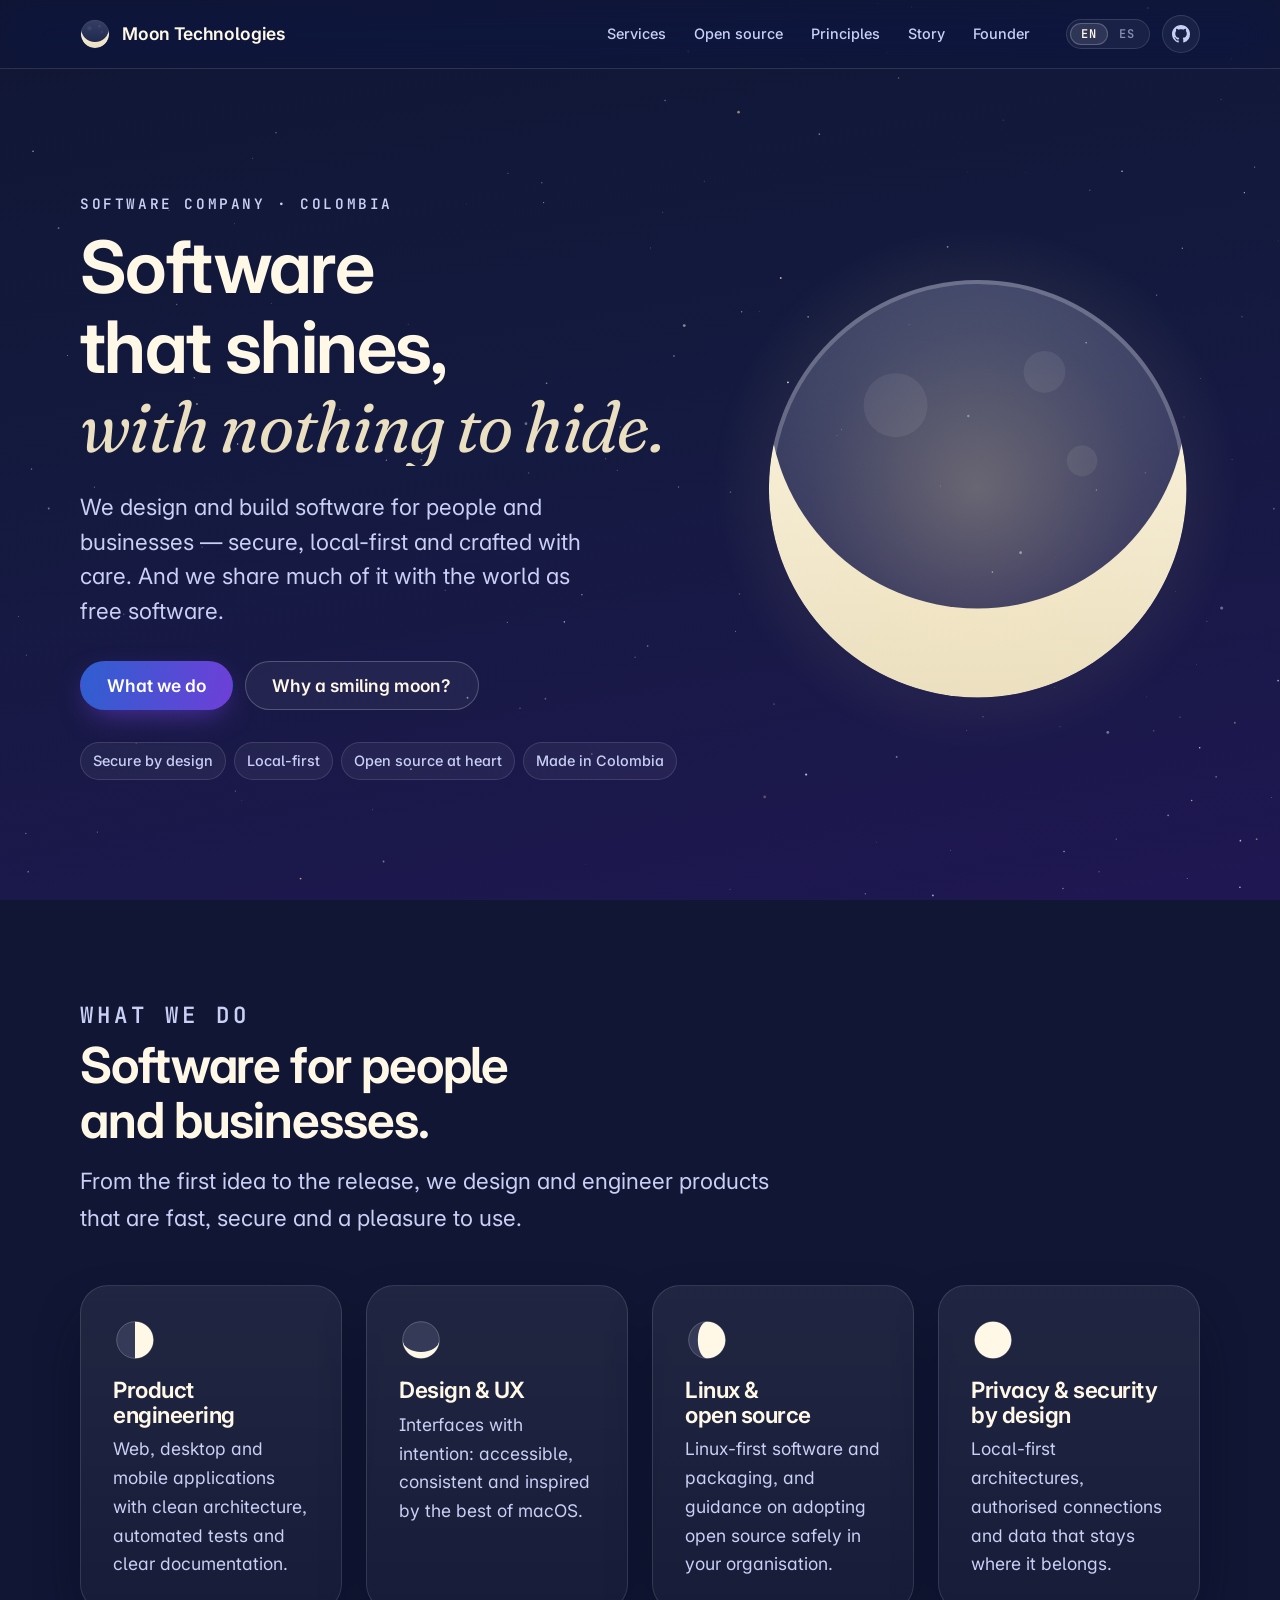
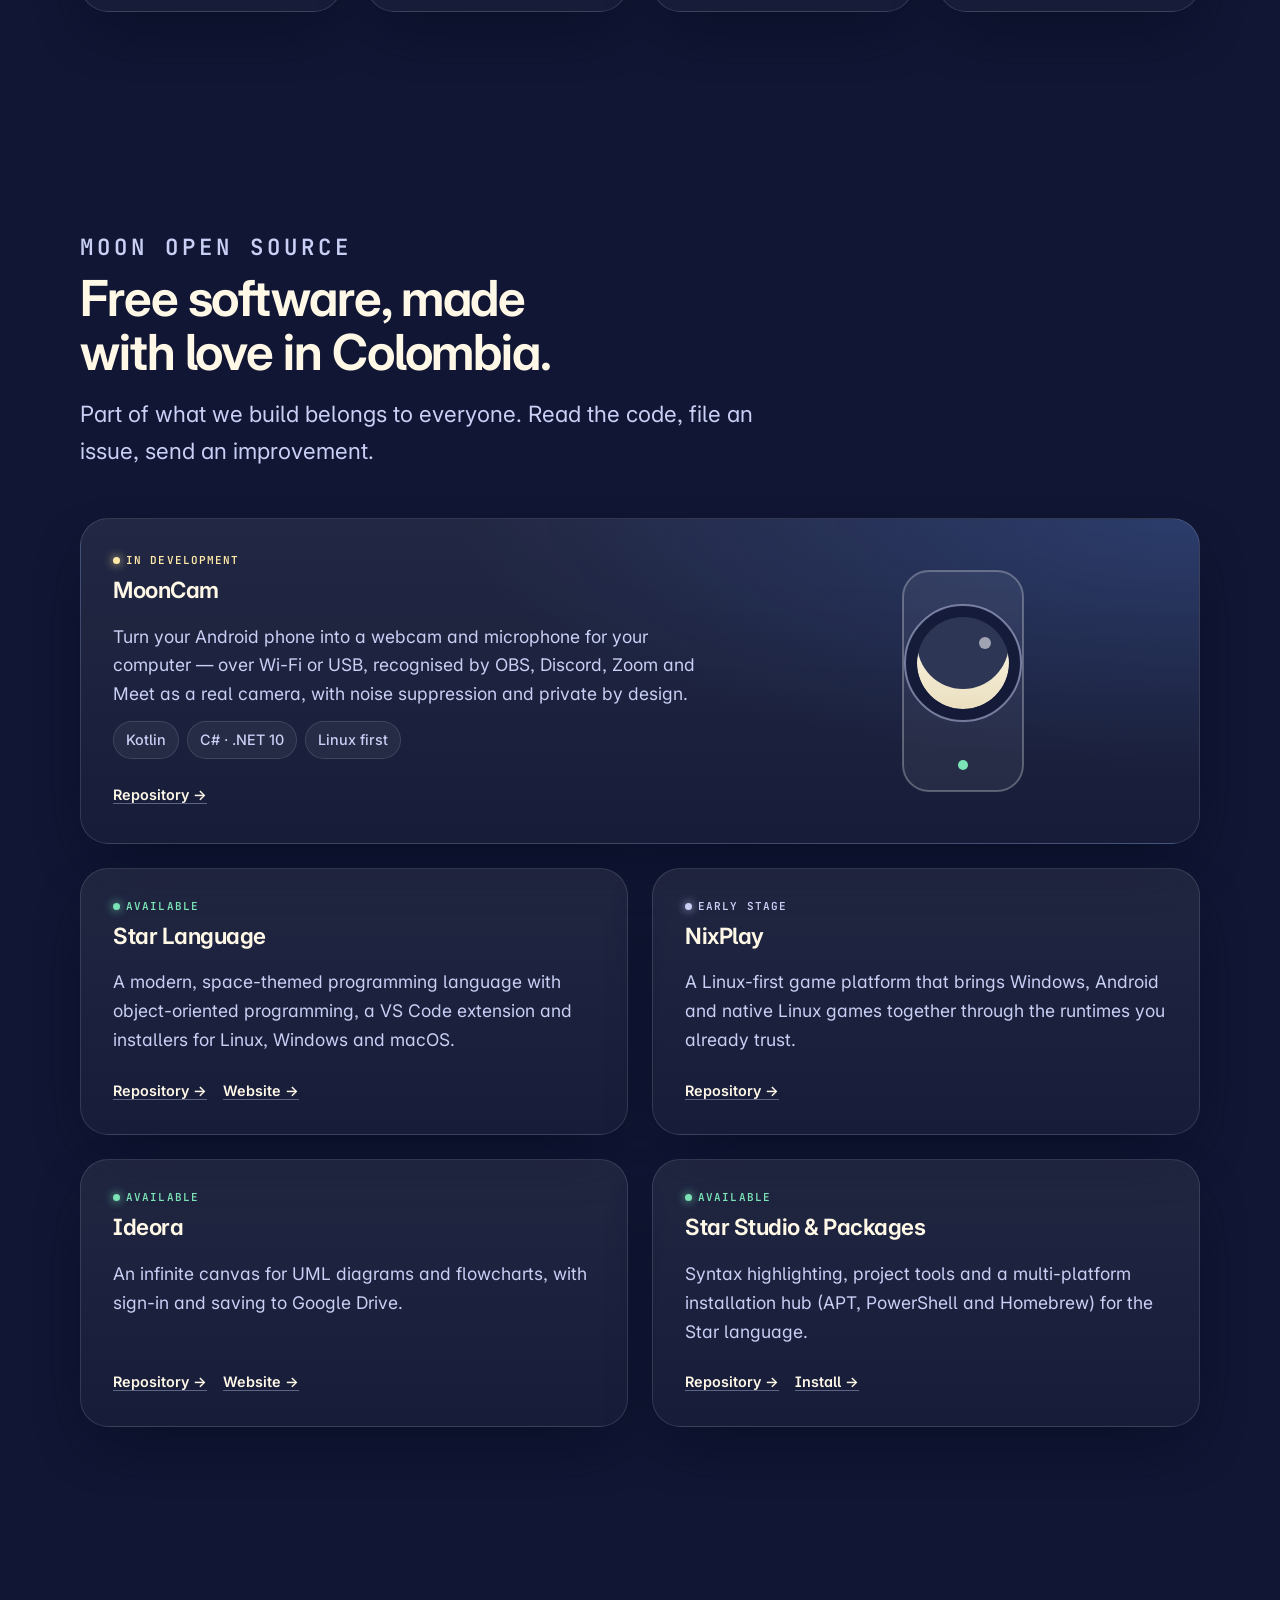
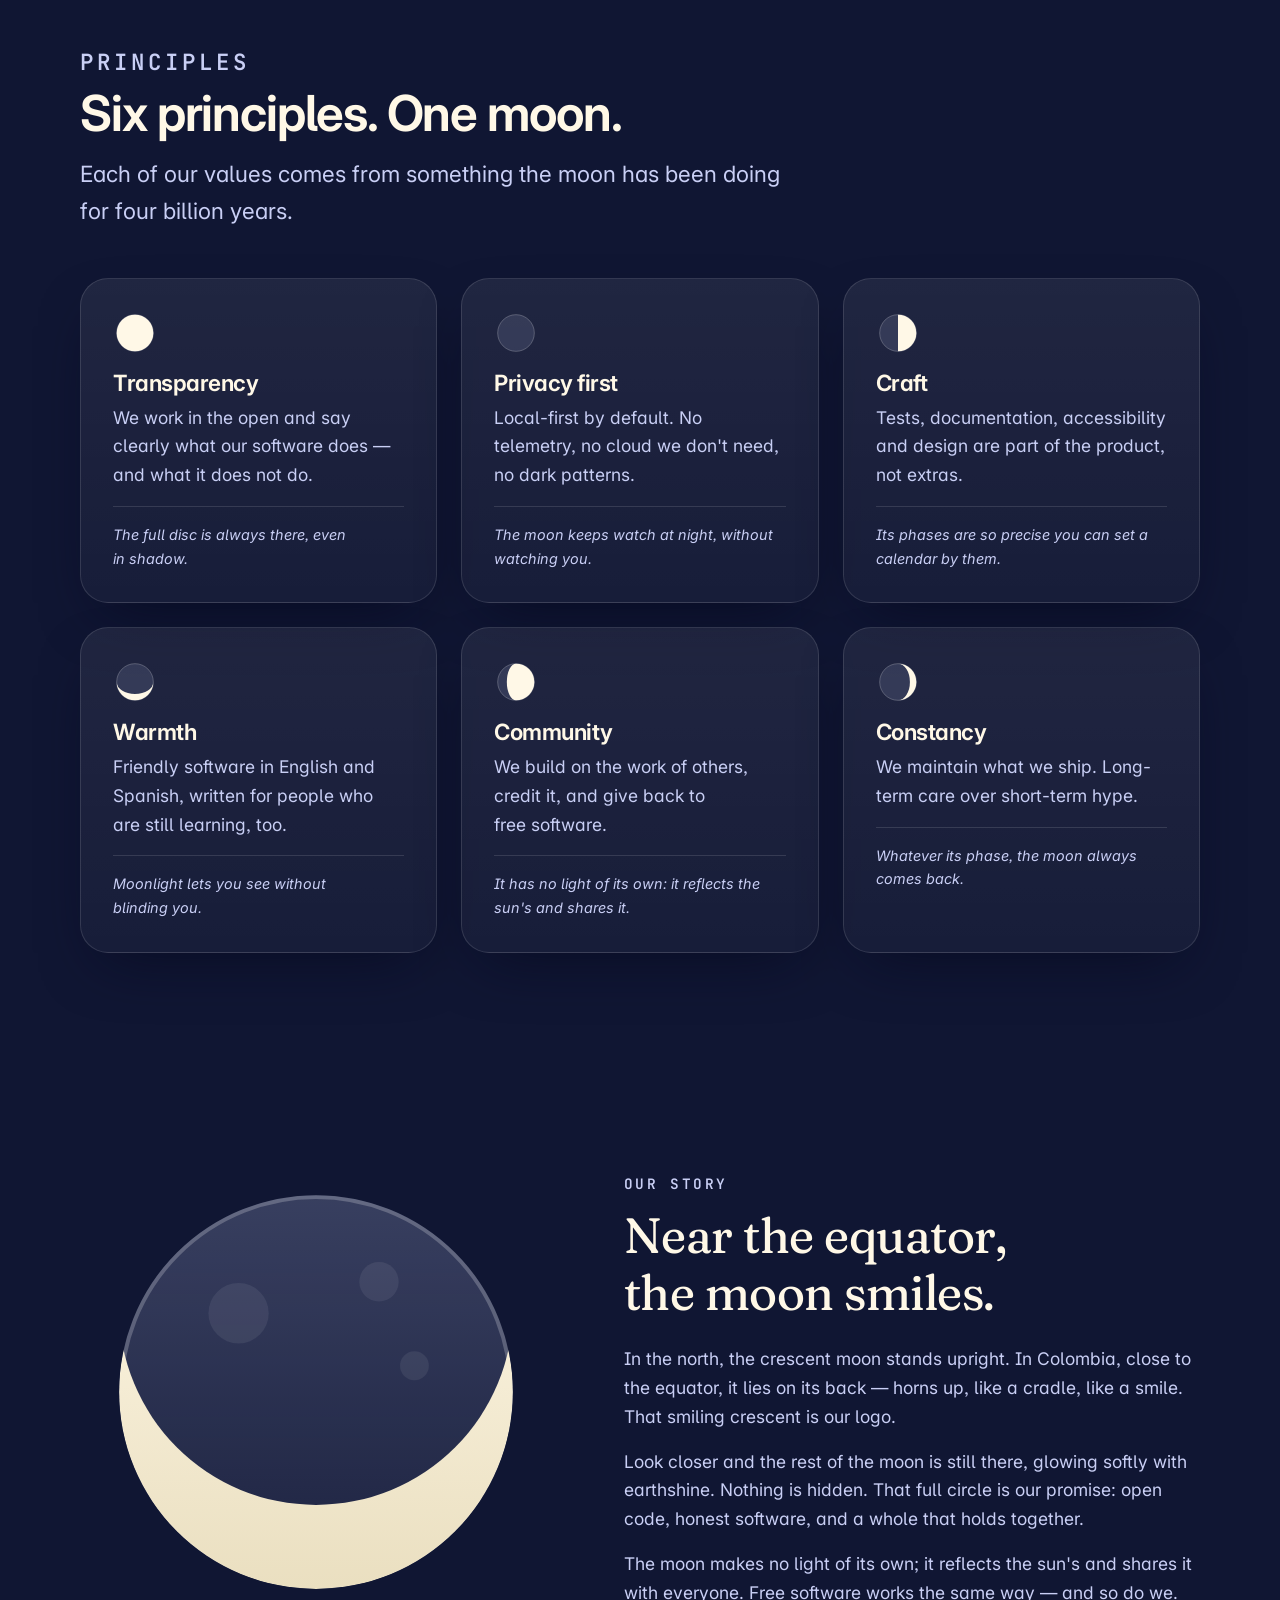
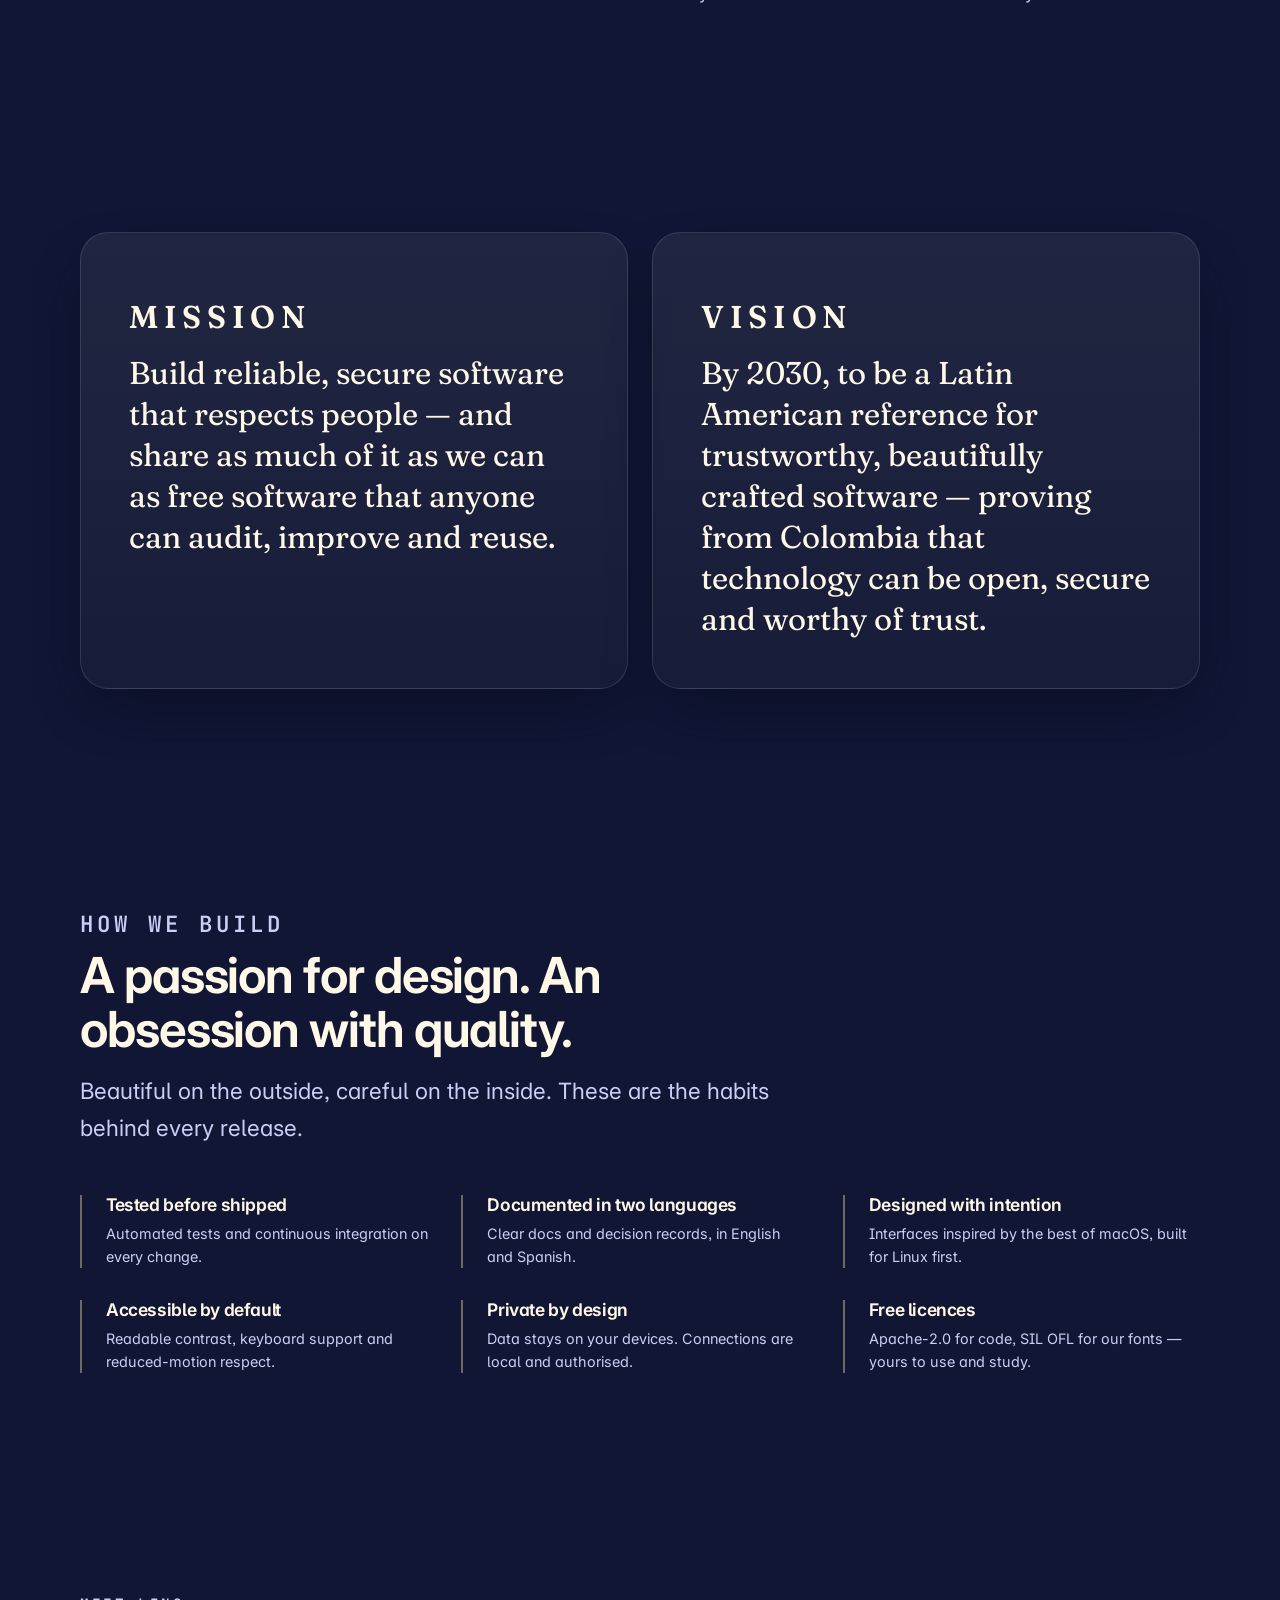
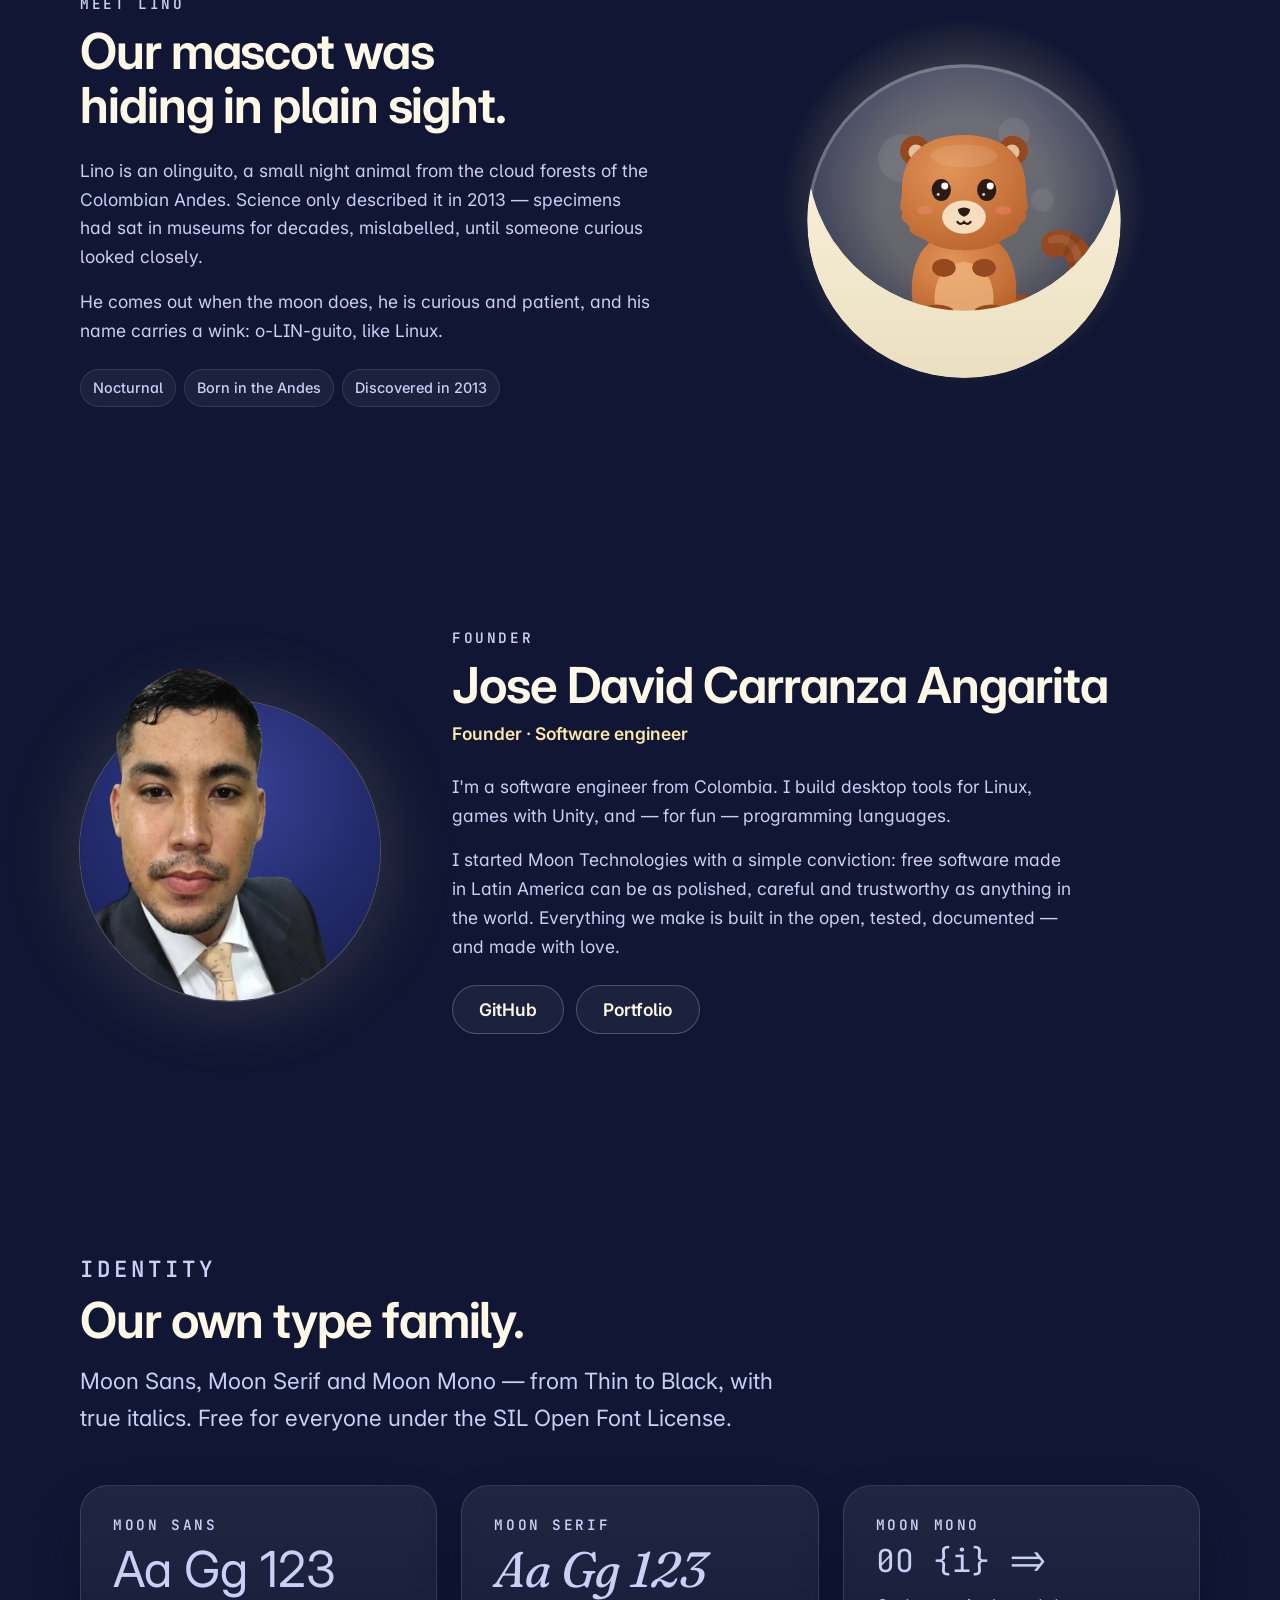
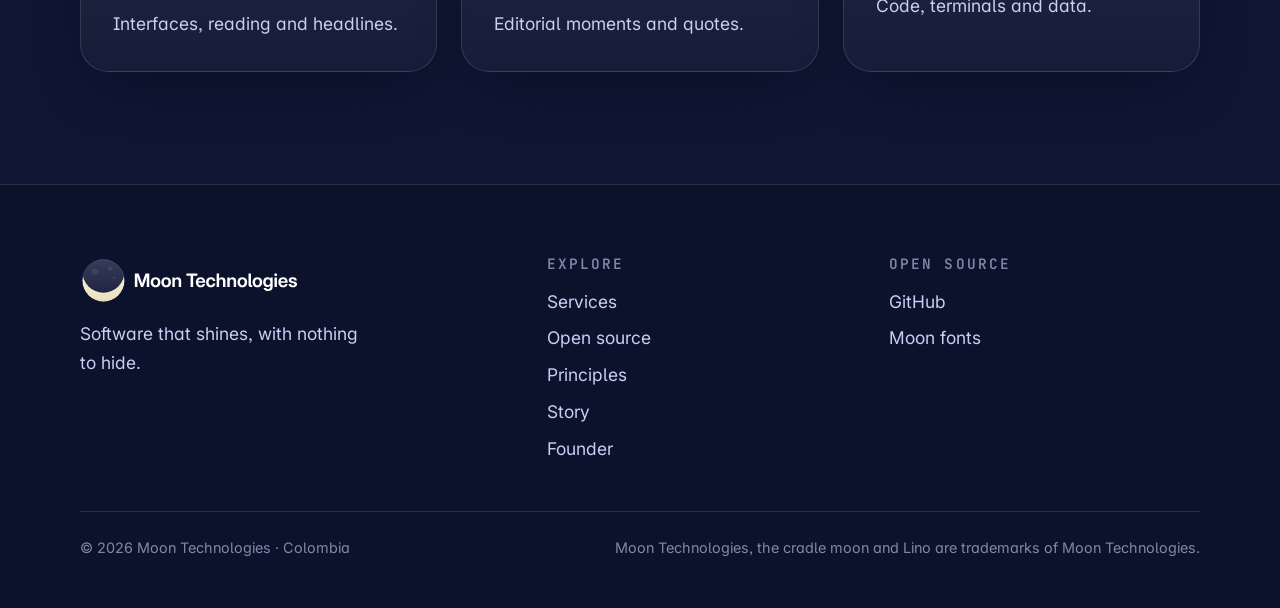
<file: index.html>
<!doctype html>
<html lang="en">
<head>
  <meta charset="utf-8">
  <meta name="viewport" content="width=device-width, initial-scale=1, viewport-fit=cover">
  <title data-i18n="meta.title">Moon Technologies — Software that shines, with nothing to hide</title>
  <meta name="description" data-i18n-attr="content:meta.description" content="Moon Technologies is a Colombian software company. We design and build secure, local-first, beautifully crafted software for people and businesses — and share much of it as free software.">
  <meta name="theme-color" content="#101633">
  <link rel="canonical" href="https://moon-technologiesco.github.io/">
  <link rel="icon" type="image/svg+xml" href="assets/img/mark.svg">
  <link rel="icon" type="image/png" sizes="32x32" href="assets/img/favicon-32.png">
  <link rel="apple-touch-icon" href="assets/img/favicon-180.png">
  <link rel="preload" href="assets/fonts/MoonSans-Variable.woff2" as="font" type="font/woff2" crossorigin>
  <meta property="og:type" content="website">
  <meta property="og:site_name" content="Moon Technologies">
  <meta property="og:title" content="Moon Technologies">
  <meta property="og:description" data-i18n-attr="content:meta.og" content="Software that shines, with nothing to hide.">
  <meta property="og:image" content="https://moon-technologiesco.github.io/assets/img/og-banner.png">
  <meta name="twitter:card" content="summary_large_image">
  <script>document.documentElement.classList.add("js")</script>
  <link rel="stylesheet" href="assets/css/tokens.css">
  <link rel="stylesheet" href="assets/css/base.css">
  <link rel="stylesheet" href="assets/css/components.css">
  <link rel="stylesheet" href="assets/css/sections.css">
  <link rel="stylesheet" href="assets/css/motion.css">
  <script type="module" src="assets/js/main.js"></script>
  <script type="application/ld+json">
  {
    "@context": "https://schema.org",
    "@type": "Organization",
    "name": "Moon Technologies",
    "url": "https://moon-technologiesco.github.io/",
    "logo": "https://moon-technologiesco.github.io/assets/img/favicon-512.png",
    "slogan": "Software that shines, with nothing to hide.",
    "foundingLocation": { "@type": "Place", "name": "Colombia" },
    "founder": { "@type": "Person", "name": "Jose David Carranza Angarita" },
    "sameAs": ["https://github.com/Moon-TechnologiesCO"]
  }
  </script>
</head>
<body>
  <a class="skip-link" href="#main" data-i18n="nav.skip">Skip to content</a>
  <canvas class="starfield" aria-hidden="true"></canvas>

  <header class="nav" data-open="false">
    <div class="nav__progress" aria-hidden="true"></div>
    <div class="container nav__inner">
      <a class="nav__brand" href="#top" aria-label="Moon Technologies — home">
        <img src="assets/img/symbol.svg" alt="" width="30" height="30">
        <span>Moon Technologies</span>
      </a>
      <ul class="nav__links" id="nav-links">
        <li><a href="#services" data-i18n="nav.services">Services</a></li>
        <li><a href="#work" data-i18n="nav.work">Open source</a></li>
        <li><a href="#principles" data-i18n="nav.principles">Principles</a></li>
        <li><a href="#story" data-i18n="nav.story">Story</a></li>
        <li><a href="#founder" data-i18n="nav.founder">Founder</a></li>
      </ul>
      <div class="nav__actions">
        <div class="lang-toggle" role="group" aria-label="Language / Idioma" data-lang="en">
          <button type="button" data-lang="en" aria-pressed="true" lang="en">EN</button>
          <button type="button" data-lang="es" aria-pressed="false" lang="es">ES</button>
        </div>
        <a class="icon-btn" href="https://github.com/Moon-TechnologiesCO" aria-label="GitHub">
          <svg viewBox="0 0 16 16" fill="currentColor" aria-hidden="true"><path d="M8 0C3.58 0 0 3.58 0 8c0 3.54 2.29 6.53 5.47 7.59.4.07.55-.17.55-.38 0-.19-.01-.82-.01-1.49-2.01.37-2.53-.49-2.69-.94-.09-.23-.48-.94-.82-1.13-.28-.15-.68-.52-.01-.53.63-.01 1.08.58 1.23.82.72 1.21 1.87.87 2.33.66.07-.52.28-.87.51-1.07-1.78-.2-3.64-.89-3.64-3.95 0-.87.31-1.59.82-2.15-.08-.2-.36-1.02.08-2.12 0 0 .67-.21 2.2.82.64-.18 1.32-.27 2-.27.68 0 1.36.09 2 .27 1.53-1.04 2.2-.82 2.2-.82.44 1.1.16 1.92.08 2.12.51.56.82 1.27.82 2.15 0 3.07-1.87 3.75-3.65 3.95.29.25.54.73.54 1.48 0 1.07-.01 1.93-.01 2.2 0 .21.15.46.55.38A8.013 8.013 0 0016 8c0-4.42-3.58-8-8-8z"/></svg>
        </a>
        <button class="icon-btn nav__menu" type="button" aria-controls="nav-links" aria-expanded="false" data-i18n-attr="aria-label:nav.menu" aria-label="Menu">
          <svg viewBox="0 0 24 24" fill="none" stroke="currentColor" stroke-width="2" stroke-linecap="round" aria-hidden="true"><path d="M4 7h16M4 12h16M4 17h16"/></svg>
        </button>
      </div>
    </div>
  </header>

  <main id="main">
    <!-- Hero -->
    <section class="hero" id="top">
      <div class="container hero__grid">
        <div>
          <p class="eyebrow" data-i18n="hero.eyebrow">Software company · Colombia</p>
          <h1 class="hero__title">
            <span data-i18n="hero.title1">Software that shines,</span>
            <span class="serif" data-i18n="hero.title2">with nothing to hide.</span>
          </h1>
          <p class="lead" data-i18n="hero.lead">We design and build software for people and businesses — secure, local-first and crafted with care. And we share much of it with the world as free software.</p>
          <div class="hero__actions">
            <a class="btn btn--primary" href="#services" data-i18n="hero.cta.services">What we do</a>
            <a class="btn btn--ghost" href="#story" data-i18n="hero.cta.story">Why a smiling moon?</a>
          </div>
          <ul class="chips">
            <li class="chip"><span data-i18n="hero.chip.secure">Secure by design</span></li>
            <li class="chip"><span data-i18n="hero.chip.local">Local-first</span></li>
            <li class="chip"><span data-i18n="hero.chip.open">Open source at heart</span></li>
            <li class="chip"><span data-i18n="hero.chip.colombia">Made in Colombia</span></li>
          </ul>
        </div>
        <div class="hero__moon" data-parallax>
          <svg class="hero-moon" viewBox="-320 -320 640 640" role="img" data-i18n-attr="aria-label:img.moon" aria-label="The Moon Technologies cradle moon: a crescent lying on its back like a smile, with the full disc softly visible.">
            <defs>
              <linearGradient id="hm-light" x1="0" y1="0" x2="0" y2="1"><stop offset="0" stop-color="#FFF8E7"/><stop offset="1" stop-color="#EADFC0"/></linearGradient>
              <linearGradient id="hm-shine" x1="0" y1="0" x2="0" y2="1"><stop offset="0" stop-color="#C8D2FF" stop-opacity="0.22"/><stop offset="1" stop-color="#C8D2FF" stop-opacity="0.07"/></linearGradient>
              <clipPath id="hm-disc"><circle r="300"/></clipPath>
              <mask id="hm-smile"><circle r="300" fill="#fff"/><circle class="hero-moon__shadow" cy="-128" r="300" fill="#000"/></mask>
            </defs>
            <circle r="300" fill="url(#hm-shine)"/>
            <g clip-path="url(#hm-disc)" fill="#fff" fill-opacity="0.07">
              <circle cx="-118" cy="-120" r="46"/><circle cx="96" cy="-168" r="30"/><circle cx="150" cy="-40" r="22"/>
            </g>
            <circle r="297" fill="none" stroke="#fff" stroke-opacity="0.22" stroke-width="6"/>
            <circle class="hero-moon__light" r="300" fill="url(#hm-light)" mask="url(#hm-smile)"/>
          </svg>
        </div>
      </div>
    </section>

    <!-- Services -->
    <section id="services">
      <div class="container">
        <header class="section-head reveal">
          <p class="eyebrow" data-i18n="services.eyebrow">What we do</p>
          <h2 data-i18n="services.title">Software for people and businesses.</h2>
          <p data-i18n="services.lead">From the first idea to the release, we design and engineer products that are fast, secure and a pleasure to use.</p>
        </header>
        <div class="services__grid">
          <article class="card reveal">
            <svg class="phase" viewBox="0 0 48 48" aria-hidden="true"><circle class="disc" cx="24" cy="24" r="20"/><path class="lit" d="M24 4a20 20 0 0 1 0 40z"/></svg>
            <h3 data-i18n="services.product.t">Product engineering</h3>
            <p data-i18n="services.product.d">Web, desktop and mobile applications with clean architecture, automated tests and clear documentation.</p>
          </article>
          <article class="card reveal">
            <svg class="phase" viewBox="0 0 48 48" aria-hidden="true"><circle class="disc" cx="24" cy="24" r="20"/><path class="lit" d="M4 24a20 20 0 0 0 40 0a20 13 0 0 1-40 0z"/></svg>
            <h3 data-i18n="services.design.t">Design &amp; UX</h3>
            <p data-i18n="services.design.d">Interfaces with intention: accessible, consistent and inspired by the best of macOS.</p>
          </article>
          <article class="card reveal">
            <svg class="phase" viewBox="0 0 48 48" aria-hidden="true"><circle class="disc" cx="24" cy="24" r="20"/><path class="lit" d="M24 4a20 20 0 0 1 0 40a10 20 0 0 1 0-40z"/></svg>
            <h3 data-i18n="services.linux.t">Linux &amp; open source</h3>
            <p data-i18n="services.linux.d">Linux-first software and packaging, and guidance on adopting open source safely in your organisation.</p>
          </article>
          <article class="card reveal">
            <svg class="phase" viewBox="0 0 48 48" aria-hidden="true"><circle class="disc" cx="24" cy="24" r="20"/><circle class="lit" cx="24" cy="24" r="20"/></svg>
            <h3 data-i18n="services.privacy.t">Privacy &amp; security by design</h3>
            <p data-i18n="services.privacy.d">Local-first architectures, authorised connections and data that stays where it belongs.</p>
          </article>
        </div>
      </div>
    </section>

    <!-- Moon Open Source -->
    <section id="work">
      <div class="container">
        <header class="section-head reveal">
          <p class="eyebrow" data-i18n="work.eyebrow">Moon Open Source</p>
          <h2 data-i18n="work.title">Free software, made with love in Colombia.</h2>
          <p data-i18n="work.lead">Part of what we build belongs to everyone. Read the code, file an issue, send an improvement.</p>
        </header>
        <div class="work__grid">
          <article class="card project project--featured reveal">
            <div class="project">
              <span class="status" data-i18n="status.building">In development</span>
              <h3 class="project__name">MoonCam</h3>
              <p data-i18n="work.mooncam">Turn your Android phone into a webcam and microphone for your computer — over Wi-Fi or USB, recognised by OBS, Discord, Zoom and Meet as a real camera, with noise suppression and private by design.</p>
              <ul class="chips"><li class="chip">Kotlin</li><li class="chip">C# · .NET 10</li><li class="chip">Linux first</li></ul>
              <div class="project__links"><a href="https://github.com/Moon-TechnologiesCO/MoonCam" data-i18n="work.repo">Repository →</a></div>
            </div>
            <div class="project__visual" aria-hidden="true">
              <svg viewBox="0 0 260 260" fill="none">
                <defs>
                  <linearGradient id="mc-light" x1="0" y1="0" x2="0" y2="1"><stop offset="0" stop-color="#FFF8E7"/><stop offset="1" stop-color="#EADFC0"/></linearGradient>
                  <mask id="mc-smile"><circle cx="130" cy="112" r="46" fill="#fff"/><circle cx="130" cy="92" r="46" fill="#000"/></mask>
                </defs>
                <rect x="70" y="20" width="120" height="220" rx="26" fill="rgba(255,255,255,0.06)" stroke="rgba(255,255,255,0.28)" stroke-width="2"/>
                <circle cx="130" cy="112" r="58" fill="rgba(16,22,51,0.8)" stroke="rgba(201,207,245,0.5)" stroke-width="2"/>
                <circle cx="130" cy="112" r="46" fill="rgba(200,210,255,0.14)"/>
                <circle class="lens-moon" cx="130" cy="112" r="46" fill="url(#mc-light)" mask="url(#mc-smile)"/>
                <circle cx="152" cy="92" r="6" fill="rgba(255,255,255,0.55)"/>
                <circle class="live-dot" cx="130" cy="214" r="5" fill="#7BE3B5"/>
              </svg>
            </div>
          </article>

          <article class="card project reveal">
            <span class="status status--live" data-i18n="status.available">Available</span>
            <h3 class="project__name">Star Language</h3>
            <p data-i18n="work.star">A modern, space-themed programming language with object-oriented programming, a VS Code extension and installers for Linux, Windows and macOS.</p>
            <div class="project__links">
              <a href="https://github.com/Moon-TechnologiesCO/StarLang" data-i18n="work.repo">Repository →</a>
              <a href="https://star-language-web.vercel.app" data-i18n="work.site">Website →</a>
            </div>
          </article>

          <article class="card project reveal">
            <span class="status status--early" data-i18n="status.early">Early stage</span>
            <h3 class="project__name">NixPlay</h3>
            <p data-i18n="work.nixplay">A Linux-first game platform that brings Windows, Android and native Linux games together through the runtimes you already trust.</p>
            <div class="project__links"><a href="https://github.com/Moon-TechnologiesCO/NixPlay" data-i18n="work.repo">Repository →</a></div>
          </article>

          <article class="card project reveal">
            <span class="status status--live" data-i18n="status.available">Available</span>
            <h3 class="project__name">Ideora</h3>
            <p data-i18n="work.ideora">An infinite canvas for UML diagrams and flowcharts, with sign-in and saving to Google Drive.</p>
            <div class="project__links">
              <a href="https://github.com/Moon-TechnologiesCO/Ideora" data-i18n="work.repo">Repository →</a>
              <a href="https://ideora-labs.vercel.app/" data-i18n="work.site">Website →</a>
            </div>
          </article>

          <article class="card project reveal">
            <span class="status status--live" data-i18n="status.available">Available</span>
            <h3 class="project__name">Star Studio &amp; Packages</h3>
            <p data-i18n="work.starstudio">Syntax highlighting, project tools and a multi-platform installation hub (APT, PowerShell and Homebrew) for the Star language.</p>
            <div class="project__links">
              <a href="https://github.com/Moon-TechnologiesCO/StarStudio" data-i18n="work.repo">Repository →</a>
              <a href="https://moon-technologiesco.github.io/StarPackages/" data-i18n="work.install">Install →</a>
            </div>
          </article>
        </div>
      </div>
    </section>

    <!-- Principles -->
    <section id="principles">
      <div class="container">
        <header class="section-head reveal">
          <p class="eyebrow" data-i18n="principles.eyebrow">Principles</p>
          <h2 data-i18n="principles.title">Six principles. One moon.</h2>
          <p data-i18n="principles.lead">Each of our values comes from something the moon has been doing for four billion years.</p>
        </header>
        <div class="principles__grid">
          <article class="card reveal">
            <svg class="phase" viewBox="0 0 48 48" aria-hidden="true"><circle class="disc" cx="24" cy="24" r="20"/><circle class="lit" cx="24" cy="24" r="20"/></svg>
            <h3 data-i18n="p.transparency.t">Transparency</h3>
            <p data-i18n="p.transparency.d">We work in the open and say clearly what our software does — and what it does not do.</p>
            <p class="principle__why" data-i18n="p.transparency.w">The full disc is always there, even in shadow.</p>
          </article>
          <article class="card reveal">
            <svg class="phase" viewBox="0 0 48 48" aria-hidden="true"><circle class="disc" cx="24" cy="24" r="20"/></svg>
            <h3 data-i18n="p.privacy.t">Privacy first</h3>
            <p data-i18n="p.privacy.d">Local-first by default. No telemetry, no cloud we don't need, no dark patterns.</p>
            <p class="principle__why" data-i18n="p.privacy.w">The moon keeps watch at night, without watching you.</p>
          </article>
          <article class="card reveal">
            <svg class="phase" viewBox="0 0 48 48" aria-hidden="true"><circle class="disc" cx="24" cy="24" r="20"/><path class="lit" d="M24 4a20 20 0 0 1 0 40z"/></svg>
            <h3 data-i18n="p.craft.t">Craft</h3>
            <p data-i18n="p.craft.d">Tests, documentation, accessibility and design are part of the product, not extras.</p>
            <p class="principle__why" data-i18n="p.craft.w">Its phases are so precise you can set a calendar by them.</p>
          </article>
          <article class="card reveal">
            <svg class="phase" viewBox="0 0 48 48" aria-hidden="true"><circle class="disc" cx="24" cy="24" r="20"/><path class="lit" d="M4 24a20 20 0 0 0 40 0a20 13 0 0 1-40 0z"/></svg>
            <h3 data-i18n="p.warmth.t">Warmth</h3>
            <p data-i18n="p.warmth.d">Friendly software in English and Spanish, written for people who are still learning, too.</p>
            <p class="principle__why" data-i18n="p.warmth.w">Moonlight lets you see without blinding you.</p>
          </article>
          <article class="card reveal">
            <svg class="phase" viewBox="0 0 48 48" aria-hidden="true"><circle class="disc" cx="24" cy="24" r="20"/><path class="lit" d="M24 4a20 20 0 0 1 0 40a10 20 0 0 1 0-40z"/></svg>
            <h3 data-i18n="p.community.t">Community</h3>
            <p data-i18n="p.community.d">We build on the work of others, credit it, and give back to free software.</p>
            <p class="principle__why" data-i18n="p.community.w">It has no light of its own: it reflects the sun's and shares it.</p>
          </article>
          <article class="card reveal">
            <svg class="phase" viewBox="0 0 48 48" aria-hidden="true"><circle class="disc" cx="24" cy="24" r="20"/><path class="lit" d="M24 4a20 20 0 0 1 0 40a13 20 0 0 0 0-40z"/></svg>
            <h3 data-i18n="p.constancy.t">Constancy</h3>
            <p data-i18n="p.constancy.d">We maintain what we ship. Long-term care over short-term hype.</p>
            <p class="principle__why" data-i18n="p.constancy.w">Whatever its phase, the moon always comes back.</p>
          </article>
        </div>
      </div>
    </section>

    <!-- Story -->
    <section id="story">
      <div class="container story__grid">
        <div class="story__art reveal">
          <img src="assets/img/symbol.svg" width="640" height="640" loading="lazy" alt="" aria-hidden="true">
        </div>
        <div class="reveal">
          <p class="eyebrow" data-i18n="story.eyebrow">Our story</p>
          <h2 class="story__quote serif" data-i18n="story.title">Near the equator, the moon smiles.</h2>
          <div class="story__body">
            <p data-i18n="story.p1">In the north, the crescent moon stands upright. In Colombia, close to the equator, it lies on its back — horns up, like a cradle, like a smile. That smiling crescent is our logo.</p>
            <p data-i18n="story.p2">Look closer and the rest of the moon is still there, glowing softly with earthshine. Nothing is hidden. That full circle is our promise: open code, honest software, and a whole that holds together.</p>
            <p data-i18n="story.p3">The moon makes no light of its own; it reflects the sun's and shares it with everyone. Free software works the same way — and so do we.</p>
          </div>
        </div>
      </div>
    </section>

    <!-- Mission and vision -->
    <section id="purpose">
      <div class="container purpose__grid">
        <article class="card reveal">
          <p class="eyebrow" data-i18n="purpose.mission.label">Mission</p>
          <p data-i18n="purpose.mission">Build reliable, secure software that respects people — and share as much of it as we can as free software that anyone can audit, improve and reuse.</p>
        </article>
        <article class="card reveal">
          <p class="eyebrow" data-i18n="purpose.vision.label">Vision</p>
          <p data-i18n="purpose.vision">By 2030, to be a Latin American reference for trustworthy, beautifully crafted software — proving from Colombia that technology can be open, secure and worthy of trust.</p>
        </article>
      </div>
    </section>

    <!-- Craft -->
    <section id="craft">
      <div class="container">
        <header class="section-head reveal">
          <p class="eyebrow" data-i18n="craft.eyebrow">How we build</p>
          <h2 data-i18n="craft.title">A passion for design. An obsession with quality.</h2>
          <p data-i18n="craft.lead">Beautiful on the outside, careful on the inside. These are the habits behind every release.</p>
        </header>
        <ul class="craft__list">
          <li class="reveal"><h3 data-i18n="craft.tests.t">Tested before shipped</h3><p data-i18n="craft.tests.d">Automated tests and continuous integration on every change.</p></li>
          <li class="reveal"><h3 data-i18n="craft.docs.t">Documented in two languages</h3><p data-i18n="craft.docs.d">Clear docs and decision records, in English and Spanish.</p></li>
          <li class="reveal"><h3 data-i18n="craft.design.t">Designed with intention</h3><p data-i18n="craft.design.d">Interfaces inspired by the best of macOS, built for Linux first.</p></li>
          <li class="reveal"><h3 data-i18n="craft.a11y.t">Accessible by default</h3><p data-i18n="craft.a11y.d">Readable contrast, keyboard support and reduced-motion respect.</p></li>
          <li class="reveal"><h3 data-i18n="craft.privacy.t">Private by design</h3><p data-i18n="craft.privacy.d">Data stays on your devices. Connections are local and authorised.</p></li>
          <li class="reveal"><h3 data-i18n="craft.licenses.t">Free licences</h3><p data-i18n="craft.licenses.d">Apache-2.0 for code, SIL OFL for our fonts — yours to use and study.</p></li>
        </ul>
      </div>
    </section>

    <!-- Lino -->
    <section id="lino">
      <div class="container lino__grid">
        <div class="reveal">
          <p class="eyebrow" data-i18n="lino.eyebrow">Meet Lino</p>
          <h2 class="section-head" style="font-size:var(--step-3);margin:var(--space-3) 0 var(--space-5)" data-i18n="lino.title">Our mascot was hiding in plain sight.</h2>
          <div class="story__body">
            <p data-i18n="lino.p1">Lino is an olinguito, a small night animal from the cloud forests of the Colombian Andes. Science only described it in 2013 — specimens had sat in museums for decades, mislabelled, until someone curious looked closely.</p>
            <p data-i18n="lino.p2">He comes out when the moon does, he is curious and patient, and his name carries a wink: o-LIN-guito, like Linux.</p>
          </div>
          <ul class="chips lino__facts">
            <li class="chip"><span data-i18n="lino.f1">Nocturnal</span></li>
            <li class="chip"><span data-i18n="lino.f2">Born in the Andes</span></li>
            <li class="chip"><span data-i18n="lino.f3">Discovered in 2013</span></li>
          </ul>
        </div>
        <img class="reveal lino__art" src="assets/img/lino-moon.svg" width="800" height="800" loading="lazy" data-i18n-attr="alt:img.lino" alt="Lino, a small orange olinguito, sitting in the smiling cradle moon.">
      </div>
    </section>

    <!-- Founder -->
    <section id="founder">
      <div class="container founder__grid">
        <div class="portrait reveal">
          <picture>
            <source srcset="assets/img/founder.webp" type="image/webp">
            <img src="assets/img/founder.png" width="300" height="300" loading="lazy" data-i18n-attr="alt:img.founder" alt="Portrait of Jose David Carranza Angarita, founder of Moon Technologies.">
          </picture>
        </div>
        <div class="reveal">
          <p class="eyebrow" data-i18n="founder.eyebrow">Founder</p>
          <h2 class="founder__name">Jose David Carranza Angarita</h2>
          <p class="founder__role" data-i18n="founder.role">Founder · Software engineer</p>
          <div class="founder__bio">
            <p data-i18n="founder.p1">I'm a software engineer from Colombia. I build desktop tools for Linux, games with Unity, and — for fun — programming languages.</p>
            <p data-i18n="founder.p2">I started Moon Technologies with a simple conviction: free software made in Latin America can be as polished, careful and trustworthy as anything in the world. Everything we make is built in the open, tested, documented — and made with love.</p>
          </div>
          <div class="founder__links">
            <a class="btn btn--ghost" href="https://github.com/jdswe">GitHub</a>
            <a class="btn btn--ghost" href="https://jdswe.github.io" data-i18n="founder.portfolio">Portfolio</a>
          </div>
        </div>
      </div>
    </section>

    <!-- Identity -->
    <section id="identity">
      <div class="container">
        <header class="section-head reveal">
          <p class="eyebrow" data-i18n="identity.eyebrow">Identity</p>
          <h2 data-i18n="identity.title">Our own type family.</h2>
          <p data-i18n="identity.lead">Moon Sans, Moon Serif and Moon Mono — from Thin to Black, with true italics. Free for everyone under the SIL Open Font License.</p>
        </header>
        <div class="identity__grid">
          <a class="card reveal" href="https://github.com/Moon-TechnologiesCO/moon-fonts" style="text-decoration:none">
            <p class="eyebrow">Moon Sans</p>
            <p class="type-sample">Aa Gg 123</p>
            <p data-i18n="identity.sans">Interfaces, reading and headlines.</p>
          </a>
          <a class="card reveal" href="https://github.com/Moon-TechnologiesCO/moon-fonts" style="text-decoration:none">
            <p class="eyebrow">Moon Serif</p>
            <p class="type-sample type-sample--serif">Aa Gg 123</p>
            <p data-i18n="identity.serif">Editorial moments and quotes.</p>
          </a>
          <a class="card reveal" href="https://github.com/Moon-TechnologiesCO/moon-fonts" style="text-decoration:none">
            <p class="eyebrow">Moon Mono</p>
            <p class="type-sample type-sample--mono">0O {i} =&gt;</p>
            <p data-i18n="identity.mono">Code, terminals and data.</p>
          </a>
        </div>
      </div>
    </section>
  </main>

  <footer class="footer">
    <div class="container">
      <div class="footer__grid">
        <div class="footer__brand">
          <img src="assets/img/lockup-dark.svg" width="220" height="50" alt="Moon Technologies">
          <p data-i18n="footer.tagline">Software that shines, with nothing to hide.</p>
        </div>
        <nav aria-labelledby="footer-explore">
          <h2 id="footer-explore" data-i18n="footer.explore">Explore</h2>
          <ul>
            <li><a href="#services" data-i18n="nav.services">Services</a></li>
            <li><a href="#work" data-i18n="nav.work">Open source</a></li>
            <li><a href="#principles" data-i18n="nav.principles">Principles</a></li>
            <li><a href="#story" data-i18n="nav.story">Story</a></li>
            <li><a href="#founder" data-i18n="nav.founder">Founder</a></li>
          </ul>
        </nav>
        <nav aria-labelledby="footer-open">
          <h2 id="footer-open" data-i18n="footer.open">Open source</h2>
          <ul>
            <li><a href="https://github.com/Moon-TechnologiesCO">GitHub</a></li>
            <li><a href="https://github.com/Moon-TechnologiesCO/moon-fonts" data-i18n="footer.fonts">Moon fonts</a></li>
          </ul>
        </nav>
      </div>
      <div class="footer__legal">
        <span>© <span data-year>2026</span> Moon Technologies · Colombia</span>
        <span data-i18n="footer.legal">Moon Technologies, the cradle moon and Lino are trademarks of Moon Technologies.</span>
      </div>
    </div>
  </footer>
</body>
</html>
</file>
<file: assets/css/tokens.css>
/* Design tokens — the single source of truth for colour, type, space and motion.
   Values come from the Moon Technologies brand book (brand/BRAND.md). */

@font-face { font-family: "Moon Sans"; src: url("../fonts/MoonSans-Variable.woff2") format("woff2"); font-weight: 100 900; font-style: normal; font-display: swap; }
@font-face { font-family: "Moon Sans"; src: url("../fonts/MoonSans-Italic-Variable.woff2") format("woff2"); font-weight: 100 900; font-style: italic; font-display: swap; }
@font-face { font-family: "Moon Serif"; src: url("../fonts/MoonSerif-Variable.woff2") format("woff2"); font-weight: 100 900; font-style: normal; font-display: swap; }
@font-face { font-family: "Moon Serif"; src: url("../fonts/MoonSerif-Italic-Variable.woff2") format("woff2"); font-weight: 100 900; font-style: italic; font-display: swap; }
@font-face { font-family: "Moon Mono"; src: url("../fonts/MoonMono-Variable.woff2") format("woff2"); font-weight: 100 800; font-style: normal; font-display: swap; }

:root {
  color-scheme: dark;

  /* Colour */
  --night: #101633;
  --deep-violet: #1F1752;
  --moonlight: #FFF8E7;
  --moon-edge: #EADFC0;
  --glow: #FFE9A8;
  --mist: #C9CFF5;
  --sky: #4F86FF;
  --violet: #9B5CFF;
  --sky-600: #2F5FD0;
  --violet-600: #6E3FD8;

  --text: var(--moonlight);
  --text-muted: var(--mist);
  --text-faint: rgba(201, 207, 245, 0.62);
  --surface: rgba(255, 255, 255, 0.05);
  --surface-strong: rgba(255, 255, 255, 0.09);
  --border: rgba(255, 255, 255, 0.12);
  --border-strong: rgba(255, 255, 255, 0.22);
  --gradient-accent: linear-gradient(100deg, var(--sky-600), var(--violet-600));
  --gradient-sky: linear-gradient(170deg, var(--night) 0%, #141a3f 45%, var(--deep-violet) 100%);

  /* Type */
  --font-sans: "Moon Sans", -apple-system, "SF Pro Text", system-ui, sans-serif;
  --font-serif: "Moon Serif", Georgia, serif;
  --font-mono: "Moon Mono", ui-monospace, "SF Mono", monospace;
  --step--1: clamp(0.84rem, 0.82rem + 0.1vw, 0.9rem);
  --step-0: clamp(1rem, 0.97rem + 0.15vw, 1.09rem);
  --step-1: clamp(1.2rem, 1.12rem + 0.35vw, 1.4rem);
  --step-2: clamp(1.5rem, 1.33rem + 0.8vw, 2rem);
  --step-3: clamp(2rem, 1.6rem + 1.9vw, 3.1rem);
  --step-4: clamp(2.5rem, 1.8rem + 3.4vw, 4.6rem);

  /* Space and shape */
  --space-1: 0.25rem; --space-2: 0.5rem; --space-3: 0.75rem; --space-4: 1rem;
  --space-5: 1.5rem; --space-6: 2rem; --space-7: 3rem; --space-8: 4.5rem; --space-9: 7rem;
  --radius-s: 10px; --radius-m: 18px; --radius-l: 28px; --radius-pill: 999px;
  --content: 1120px;
  --gutter: clamp(16px, 4vw, 40px);

  /* Effects and motion */
  --glass-blur: blur(22px) saturate(160%);
  --shadow-soft: 0 24px 60px -24px rgba(5, 8, 30, 0.75);
  --ease: cubic-bezier(0.22, 1, 0.36, 1);
  --duration: 260ms;
}
</file>
<file: assets/css/base.css>
/* Base: reset, document defaults, typography and shared utilities. */

*, *::before, *::after { box-sizing: border-box; }

html { -webkit-text-size-adjust: 100%; scroll-behavior: smooth; scroll-padding-top: 88px; }

body {
  margin: 0;
  min-height: 100vh;
  background: var(--night) var(--gradient-sky) fixed;
  color: var(--text);
  font: 400 var(--step-0)/1.65 var(--font-sans);
  font-optical-sizing: auto;
  -webkit-font-smoothing: antialiased;
  text-rendering: optimizeLegibility;
  overflow-x: hidden;
}

img, svg { display: block; max-width: 100%; height: auto; }

h1, h2, h3 { margin: 0; line-height: 1.1; letter-spacing: -0.022em; font-weight: 640; text-wrap: balance; }
p { margin: 0; text-wrap: pretty; }

a { color: inherit; text-decoration-color: rgba(201, 207, 245, 0.4); text-underline-offset: 3px; }
a:hover { text-decoration-color: currentColor; }

:focus-visible { outline: 2px solid var(--sky); outline-offset: 3px; border-radius: 6px; }

::selection { background: rgba(155, 92, 255, 0.45); color: #fff; }

.container { width: min(100% - 2 * var(--gutter), var(--content)); margin-inline: auto; }

.eyebrow {
  font: 600 var(--step--1)/1 var(--font-mono);
  letter-spacing: 0.18em;
  text-transform: uppercase;
  color: var(--text-muted);
}

.serif { font-family: var(--font-serif); font-weight: 420; letter-spacing: -0.01em; }

.lead { font-size: var(--step-1); line-height: 1.55; color: var(--text-muted); }

.skip-link {
  position: absolute; left: var(--space-4); top: -100px; z-index: 100;
  padding: var(--space-2) var(--space-4); border-radius: var(--radius-pill);
  background: var(--moonlight); color: var(--night); font-weight: 600;
}
.skip-link:focus { top: var(--space-4); }

.visually-hidden {
  position: absolute !important; width: 1px; height: 1px; overflow: hidden;
  clip: rect(0 0 0 0); white-space: nowrap;
}

/* Reveal-on-scroll: content is visible by default; JS opts in to the animation. */
.js .reveal { opacity: 0; transform: translateY(18px); transition: opacity 700ms var(--ease), transform 700ms var(--ease); }
.js .reveal.is-visible { opacity: 1; transform: none; }

@media (prefers-reduced-motion: reduce) {
  html { scroll-behavior: auto; }
  .js .reveal { opacity: 1; transform: none; transition: none; }
}
</file>
<file: assets/css/components.css>
/* Components: reusable pieces used across sections. */

/* ---------- Starfield (fixed canvas behind everything) ---------- */
.starfield { position: fixed; inset: 0; width: 100%; height: 100%; z-index: -1; pointer-events: none; }

/* ---------- Navigation ---------- */
.nav {
  position: sticky; top: 0; z-index: 50;
  backdrop-filter: var(--glass-blur); -webkit-backdrop-filter: var(--glass-blur);
  background: rgba(16, 22, 51, 0.55);
  border-bottom: 1px solid var(--border);
}
.nav__inner { display: flex; align-items: center; gap: var(--space-5); height: 68px; }
.nav__brand { display: flex; align-items: center; gap: var(--space-3); text-decoration: none; font-weight: 620; letter-spacing: -0.01em; }
.nav__brand img { width: 30px; height: 30px; }
.nav__brand span { white-space: nowrap; }
.nav__links { display: flex; gap: var(--space-1); margin: 0 0 0 auto; padding: 0; list-style: none; }
.nav__links a {
  display: block; padding: var(--space-2) var(--space-3); border-radius: var(--radius-pill);
  color: var(--text-muted); text-decoration: none; font-size: var(--step--1); font-weight: 500;
  transition: color var(--duration) var(--ease), background var(--duration) var(--ease);
}
.nav__links a:hover { color: var(--text); background: var(--surface); }
.nav__actions { display: flex; align-items: center; gap: var(--space-3); }
.nav .nav__menu { display: none; }

@media (max-width: 880px) {
  .nav__links {
    position: absolute; top: 68px; left: 0; right: 0; flex-direction: column; gap: 0;
    padding: var(--space-3) var(--gutter) var(--space-5);
    background: rgba(16, 22, 51, 0.94); border-bottom: 1px solid var(--border);
    display: none;
  }
  .nav[data-open="true"] .nav__links { display: flex; }
  .nav__links a { padding: var(--space-3) 0; font-size: var(--step-0); border-radius: 0; }
  .nav__actions { margin-left: auto; }
  .nav .nav__menu { display: inline-grid; }
}
@media (max-width: 440px) {
  .nav__inner { gap: var(--space-3); }
  .nav__actions .icon-btn[href] { display: none; }
}

/* ---------- Language toggle: a minimal two-option segmented control ---------- */
.lang-toggle {
  position: relative; display: inline-grid; grid-template-columns: 1fr 1fr;
  padding: 3px; border-radius: var(--radius-pill);
  background: var(--surface); border: 1px solid var(--border);
}
.lang-toggle::before {
  content: ""; position: absolute; top: 3px; bottom: 3px; left: 3px; width: calc(50% - 3px);
  border-radius: var(--radius-pill); background: var(--surface-strong);
  box-shadow: inset 0 0 0 1px var(--border-strong);
  transition: transform var(--duration) var(--ease);
}
.lang-toggle[data-lang="es"]::before { transform: translateX(100%); }
.lang-toggle button {
  position: relative; z-index: 1; min-width: 38px; padding: 5px 10px;
  border: 0; background: none; color: var(--text-faint); cursor: pointer;
  font: 600 12px/1 var(--font-mono); letter-spacing: 0.08em;
  transition: color var(--duration) var(--ease);
}
.lang-toggle button[aria-pressed="true"] { color: var(--text); }

/* ---------- Buttons ---------- */
.btn {
  display: inline-flex; align-items: center; gap: var(--space-2);
  padding: 0.85em 1.5em; border-radius: var(--radius-pill);
  font: 600 var(--step-0)/1 var(--font-sans); text-decoration: none; cursor: pointer;
  border: 1px solid transparent;
  transition: transform var(--duration) var(--ease), background var(--duration) var(--ease), box-shadow var(--duration) var(--ease);
}
.btn:hover { transform: translateY(-1px); }
.btn--primary { background: var(--gradient-accent); color: #fff; box-shadow: 0 10px 30px -10px rgba(110, 63, 216, 0.8); }
.btn--ghost { color: var(--text); border-color: var(--border-strong); background: var(--surface); }
.btn--ghost:hover { background: var(--surface-strong); }
.icon-btn {
  display: inline-grid; place-items: center; width: 38px; height: 38px; border-radius: 50%;
  color: var(--text-muted); background: var(--surface); border: 1px solid var(--border); cursor: pointer;
}
.icon-btn:hover { color: var(--text); background: var(--surface-strong); }
.icon-btn svg { width: 18px; height: 18px; }

/* ---------- Chips ---------- */
.chips { display: flex; flex-wrap: wrap; gap: var(--space-2); margin: 0; padding: 0; list-style: none; }
.chip {
  display: inline-flex; align-items: center; gap: 6px; padding: 6px 12px; border-radius: var(--radius-pill);
  background: var(--surface); border: 1px solid var(--border);
  color: var(--text-muted); font-size: var(--step--1); font-weight: 500;
}
.chip svg { width: 14px; height: 14px; color: var(--glow); }

/* ---------- Cards ---------- */
.card {
  position: relative; padding: var(--space-6); border-radius: var(--radius-l);
  background: linear-gradient(180deg, rgba(255, 255, 255, 0.07), rgba(255, 255, 255, 0.03));
  border: 1px solid var(--border);
  box-shadow: var(--shadow-soft);
  transition: transform var(--duration) var(--ease), border-color var(--duration) var(--ease);
}
.card:hover { transform: translateY(-3px); border-color: var(--border-strong); }
.card h3 { font-size: var(--step-1); margin-bottom: var(--space-2); }
.card p { color: var(--text-muted); }

/* ---------- Moon phase icon ---------- */
.phase { width: 44px; height: 44px; margin-bottom: var(--space-4); }
.phase .disc { fill: rgba(200, 210, 255, 0.12); stroke: rgba(255, 255, 255, 0.25); stroke-width: 1; }
.phase .lit { fill: var(--moonlight); }

/* ---------- Status badge ---------- */
.status {
  display: inline-flex; align-items: center; gap: 6px; font: 600 11px/1 var(--font-mono);
  letter-spacing: 0.1em; text-transform: uppercase; color: var(--glow);
}
.status::before { content: ""; width: 7px; height: 7px; border-radius: 50%; background: currentColor; box-shadow: 0 0 10px currentColor; }
.status--live { color: #7BE3B5; }
.status--early { color: var(--mist); }

/* ---------- Section heading ---------- */
.section-head { max-width: 720px; margin-bottom: var(--space-7); }
.section-head h2 { font-size: var(--step-3); margin: var(--space-3) 0 var(--space-4); }
.section-head p { color: var(--text-muted); font-size: var(--step-1); }
</file>
<file: assets/css/sections.css>
/* Sections: page-specific layout, top to bottom. */

section { padding-block: var(--space-9); }

/* ---------- Hero ---------- */
.hero { padding-block: clamp(4rem, 10vw, 8rem) var(--space-9); }
.hero__grid { display: grid; grid-template-columns: 1.15fr 0.85fr; align-items: center; gap: var(--space-8); }
.hero h1 { font-size: var(--step-4); margin: var(--space-4) 0 var(--space-5); }
.hero h1 .serif { display: block; font-style: italic; font-weight: 380; color: var(--moon-edge); }
.hero .lead { max-width: 560px; margin-bottom: var(--space-6); }
.hero__actions { display: flex; flex-wrap: wrap; gap: var(--space-3); margin-bottom: var(--space-6); }

.hero__moon { position: relative; aspect-ratio: 1; display: grid; place-items: center; }
.hero__moon::before {
  content: ""; position: absolute; inset: -12%; border-radius: 50%;
  background: radial-gradient(circle, rgba(255, 233, 168, 0.28) 0%, rgba(255, 233, 168, 0.08) 42%, transparent 68%);
  animation: breathe 7s ease-in-out infinite;
}
.hero__moon img { position: relative; width: 86%; filter: drop-shadow(0 30px 60px rgba(5, 8, 30, 0.6)); }

@keyframes breathe { 0%, 100% { opacity: 0.75; transform: scale(0.97); } 50% { opacity: 1; transform: scale(1.03); } }

@media (max-width: 880px) {
  .hero__grid { grid-template-columns: 1fr; }
  .hero__moon { order: -1; width: min(300px, 70%); margin: 0 auto; }
}

/* ---------- Principles ---------- */
.principles__grid { display: grid; grid-template-columns: repeat(3, 1fr); gap: var(--space-5); }
@media (max-width: 960px) { .principles__grid { grid-template-columns: repeat(2, 1fr); } }
@media (max-width: 620px) { .principles__grid { grid-template-columns: 1fr; } }
.principle__why { margin-top: var(--space-4); padding-top: var(--space-4); border-top: 1px solid var(--border); font-size: var(--step--1); color: var(--text-faint); font-style: italic; }

/* ---------- Work ---------- */
.work__grid { display: grid; grid-template-columns: repeat(2, 1fr); gap: var(--space-5); }
@media (max-width: 760px) { .work__grid { grid-template-columns: 1fr; } }
.project { display: flex; flex-direction: column; gap: var(--space-3); }
.project--featured { grid-column: 1 / -1; display: grid; grid-template-columns: 1.2fr 0.8fr; gap: var(--space-6); align-items: center;
  background: radial-gradient(120% 140% at 100% 0%, rgba(79, 134, 255, 0.22), transparent 55%),
              linear-gradient(180deg, rgba(255, 255, 255, 0.08), rgba(255, 255, 255, 0.03)); }
@media (max-width: 760px) { .project--featured { grid-template-columns: 1fr; } }
.project__name { font-size: var(--step-2); }
.project__links { display: flex; flex-wrap: wrap; gap: var(--space-4); margin-top: auto; padding-top: var(--space-3); font-weight: 600; font-size: var(--step--1); }
.project__links a { color: var(--text); }
.project__visual { display: grid; place-items: center; }
.project__visual svg { width: min(260px, 100%); }

/* ---------- Story ---------- */
.story__grid { display: grid; grid-template-columns: 0.9fr 1.1fr; gap: var(--space-8); align-items: center; }
.story__art { position: relative; }
.story__art img { width: 100%; max-width: 420px; margin: 0 auto; }
.story__quote { font-size: var(--step-3); line-height: 1.15; margin: var(--space-4) 0 var(--space-5); }
.story__body { display: grid; gap: var(--space-4); color: var(--text-muted); }
.story__body strong { color: var(--text); font-weight: 600; }
@media (max-width: 880px) { .story__grid { grid-template-columns: 1fr; } }

/* ---------- Mission and vision ---------- */
.purpose__grid { display: grid; grid-template-columns: 1fr 1fr; gap: var(--space-5); }
.purpose__grid .card { padding: var(--space-7); }
.purpose__grid p { font-family: var(--font-serif); font-size: var(--step-2); line-height: 1.3; color: var(--text); margin-top: var(--space-4); }
@media (max-width: 760px) { .purpose__grid { grid-template-columns: 1fr; } }

/* ---------- Craft ---------- */
.craft__list { display: grid; grid-template-columns: repeat(3, 1fr); gap: var(--space-6) var(--space-5); margin: 0; padding: 0; list-style: none; }
.craft__list li { padding-left: var(--space-5); border-left: 2px solid rgba(255, 233, 168, 0.4); }
.craft__list h3 { font-size: var(--step-0); margin-bottom: var(--space-2); }
.craft__list p { color: var(--text-muted); font-size: var(--step--1); line-height: 1.6; }
@media (max-width: 880px) { .craft__list { grid-template-columns: 1fr 1fr; } }
@media (max-width: 560px) { .craft__list { grid-template-columns: 1fr; } }

/* ---------- Lino ---------- */
.lino__grid { display: grid; grid-template-columns: 1.1fr 0.9fr; gap: var(--space-8); align-items: center; }
.lino__grid img { width: 100%; max-width: 380px; margin: 0 auto; }
.lino__facts { margin-top: var(--space-5); }
@media (max-width: 880px) { .lino__grid { grid-template-columns: 1fr; } .lino__grid img { order: -1; max-width: 260px; } }

/* ---------- Founder ---------- */
.founder__grid { display: grid; grid-template-columns: auto 1fr; gap: var(--space-8); align-items: center; }
.portrait { --size: 300px; position: relative; width: var(--size); height: calc(var(--size) * 1.12); }
.portrait::before {
  content: ""; position: absolute; left: 0; right: 0; bottom: 0; aspect-ratio: 1; border-radius: 50%;
  background: radial-gradient(circle at 50% 30%, #3B4398 0%, #222a6b 55%, #171d4c 100%);
  box-shadow: 0 0 0 1px var(--border-strong), 0 0 80px rgba(255, 233, 168, 0.18);
}
.portrait img {
  position: absolute; left: calc(var(--size) * -0.075); bottom: 0;
  width: calc(var(--size) * 1.15); height: calc(var(--size) * 1.15);
  /* Above the disc's centre the portrait is free; below it, it is clipped to the disc:
     the head rises out of the moon. Coordinates assume --size: 300px. */
  clip-path: path("M22.5 -40 H322.5 V195 A150 150 0 0 1 22.5 195 Z");
}
.founder__name { font-size: var(--step-3); margin: var(--space-3) 0 var(--space-2); }
.founder__role { color: var(--glow); font-weight: 600; margin-bottom: var(--space-5); }
.founder__bio { color: var(--text-muted); display: grid; gap: var(--space-4); max-width: 620px; }
.founder__links { display: flex; gap: var(--space-3); margin-top: var(--space-5); }
@media (max-width: 760px) { .founder__grid { grid-template-columns: 1fr; justify-items: center; text-align: center; } .founder__bio { justify-items: center; } .founder__links { justify-content: center; } }
@media (max-width: 360px) { .portrait { transform: scale(0.86); transform-origin: top center; } }

/* ---------- Identity ---------- */
.identity__grid { display: grid; grid-template-columns: repeat(3, 1fr); gap: var(--space-5); }
.type-sample { font-size: var(--step-3); line-height: 1; margin: var(--space-3) 0 var(--space-4); }
.type-sample--serif { font-family: var(--font-serif); font-style: italic; font-weight: 400; }
.type-sample--mono { font-family: var(--font-mono); font-size: var(--step-2); }
@media (max-width: 880px) { .identity__grid { grid-template-columns: 1fr; } }

/* ---------- Footer ---------- */
.footer { padding-block: var(--space-8) var(--space-7); border-top: 1px solid var(--border); background: rgba(10, 14, 36, 0.4); }
.footer__grid { display: grid; grid-template-columns: 1.4fr 1fr 1fr; gap: var(--space-6); }
.footer__brand img { width: 220px; margin-bottom: var(--space-4); }
.footer__brand p { color: var(--text-muted); max-width: 340px; }
.footer h2 { font: 600 var(--step--1)/1 var(--font-mono); letter-spacing: 0.14em; text-transform: uppercase; color: var(--text-faint); margin-bottom: var(--space-4); }
.footer ul { list-style: none; margin: 0; padding: 0; display: grid; gap: var(--space-2); }
.footer ul a { color: var(--text-muted); text-decoration: none; }
.footer ul a:hover { color: var(--text); }
.footer__legal { display: flex; flex-wrap: wrap; justify-content: space-between; gap: var(--space-3); margin-top: var(--space-7); padding-top: var(--space-5); border-top: 1px solid var(--border); color: var(--text-faint); font-size: var(--step--1); }
@media (max-width: 760px) { .footer__grid { grid-template-columns: 1fr; } }

@media (prefers-reduced-motion: reduce) { .hero__moon::before { animation: none; } }

/* ---------- Services ---------- */
.services__grid { display: grid; grid-template-columns: repeat(4, 1fr); gap: var(--space-5); }
@media (max-width: 1040px) { .services__grid { grid-template-columns: repeat(2, 1fr); } }
@media (max-width: 620px) { .services__grid { grid-template-columns: 1fr; } }
</file>
<file: assets/css/motion.css>
/* Motion: every animation on the site lives here, so it can be reviewed (and switched off) in one place.
   Principle: slow, soft and meaningful — like the moon. Nothing flashes, nothing bounces.
   Everything below is disabled for people who ask for reduced motion. */

@media (prefers-reduced-motion: no-preference) {

  /* ---------- Hero: the moon waxes into a smile, then floats ---------- */
  .hero-moon__shadow { animation: wax 2.4s 0.2s var(--ease) both; }
  @keyframes wax { from { transform: translateY(128px); } to { transform: translateY(0); } }

  .hero-moon { animation: float 9s 2.6s ease-in-out infinite; }
  @keyframes float { 0%, 100% { transform: translateY(0); } 50% { transform: translateY(-10px); } }

  /* Gentle parallax driven by the pointer (see motion.js: --px, --py). */
  .hero__moon[data-parallax] { transform: translate3d(calc(var(--px, 0) * 14px), calc(var(--py, 0) * 14px), 0); transition: transform 600ms var(--ease); }

  /* ---------- Hero: lines rise in, one after another ---------- */
  .js .hero__title > span,
  .js .hero .eyebrow,
  .js .hero .lead,
  .js .hero__actions,
  .js .hero .chips { animation: rise 900ms var(--ease) both; }
  .js .hero .eyebrow { animation-delay: 100ms; }
  .js .hero__title > span:nth-child(1) { animation-delay: 220ms; }
  .js .hero__title > span:nth-child(2) { animation-delay: 380ms; }
  .js .hero .lead { animation-delay: 560ms; }
  .js .hero__actions { animation-delay: 700ms; }
  .js .hero .chips { animation-delay: 840ms; }
  @keyframes rise { from { opacity: 0; transform: translateY(16px); filter: blur(6px); } to { opacity: 1; transform: none; filter: none; } }

  /* Moonlight sweeping across the serif line. */
  .js .hero__title > span.serif {
    background: linear-gradient(100deg, var(--moon-edge) 0%, var(--moon-edge) 40%, #FFFFFF 50%, var(--moon-edge) 60%, var(--moon-edge) 100%);
    background-size: 250% 100%;
    -webkit-background-clip: text; background-clip: text; color: transparent;
    animation: rise 900ms 380ms var(--ease) both, sheen 7s 2s ease-in-out infinite;
  }
  @keyframes sheen { 0% { background-position: 100% 0; } 45%, 100% { background-position: 0% 0; } }

  /* ---------- Cards: staggered reveal and a spotlight that follows the pointer ---------- */
  .js .reveal:nth-child(2) { transition-delay: 70ms; }
  .js .reveal:nth-child(3) { transition-delay: 140ms; }
  .js .reveal:nth-child(4) { transition-delay: 210ms; }
  .js .reveal:nth-child(5) { transition-delay: 280ms; }
  .js .reveal:nth-child(6) { transition-delay: 350ms; }

  .card::after {
    content: ""; position: absolute; inset: 0; border-radius: inherit; pointer-events: none;
    background: radial-gradient(420px circle at var(--mx, 50%) var(--my, 50%), rgba(255, 233, 168, 0.10), transparent 45%);
    opacity: 0; transition: opacity 400ms var(--ease);
  }
  .card:hover::after { opacity: 1; }

  /* Phase icons: the lit part fades in when the card appears. */
  .js .reveal .phase .lit { opacity: 0; transition: opacity 1.2s 300ms var(--ease); }
  .js .reveal.is-visible .phase .lit { opacity: 1; }

  /* ---------- MoonCam card: a live camera ---------- */
  .live-dot { animation: live 2.4s ease-in-out infinite; }
  @keyframes live { 0%, 100% { opacity: 1; } 50% { opacity: 0.25; } }
  .lens-moon { transform-origin: 130px 112px; animation: lens 12s ease-in-out infinite; }
  @keyframes lens { 0%, 100% { transform: rotate(-6deg); } 50% { transform: rotate(6deg); } }

  /* ---------- Story: the moon breathes slowly ---------- */
  .story__art img { animation: float 11s ease-in-out infinite; }

  /* ---------- Lino: the cradle moon rocks him gently ---------- */
  .lino__art.is-visible { animation: rock 6s 1s ease-in-out infinite; transform-origin: 50% 30%; }
  @keyframes rock { 0%, 100% { transform: rotate(-2.5deg); } 50% { transform: rotate(2.5deg); } }

  /* ---------- Founder: a soft halo around the portrait ---------- */
  .portrait::before { animation: halo 6s ease-in-out infinite; }
  @keyframes halo {
    0%, 100% { box-shadow: 0 0 0 1px var(--border-strong), 0 0 60px rgba(255, 233, 168, 0.14); }
    50% { box-shadow: 0 0 0 1px var(--border-strong), 0 0 100px rgba(255, 233, 168, 0.26); }
  }

  /* ---------- Buttons: a moonlight sheen on hover ---------- */
  .btn { position: relative; overflow: hidden; }
  .btn::after {
    content: ""; position: absolute; inset: 0; transform: translateX(-120%);
    background: linear-gradient(100deg, transparent 30%, rgba(255, 255, 255, 0.22) 50%, transparent 70%);
    transition: transform 700ms var(--ease);
  }
  .btn:hover::after { transform: translateX(120%); }
}

/* ---------- Reading progress: a thin line of moonlight under the navigation ---------- */
.nav__progress {
  position: absolute; left: 0; bottom: -1px; height: 2px; width: 100%;
  transform-origin: 0 50%; transform: scaleX(var(--progress, 0));
  background: linear-gradient(90deg, var(--sky), var(--violet), var(--glow));
  pointer-events: none;
}
</file>
